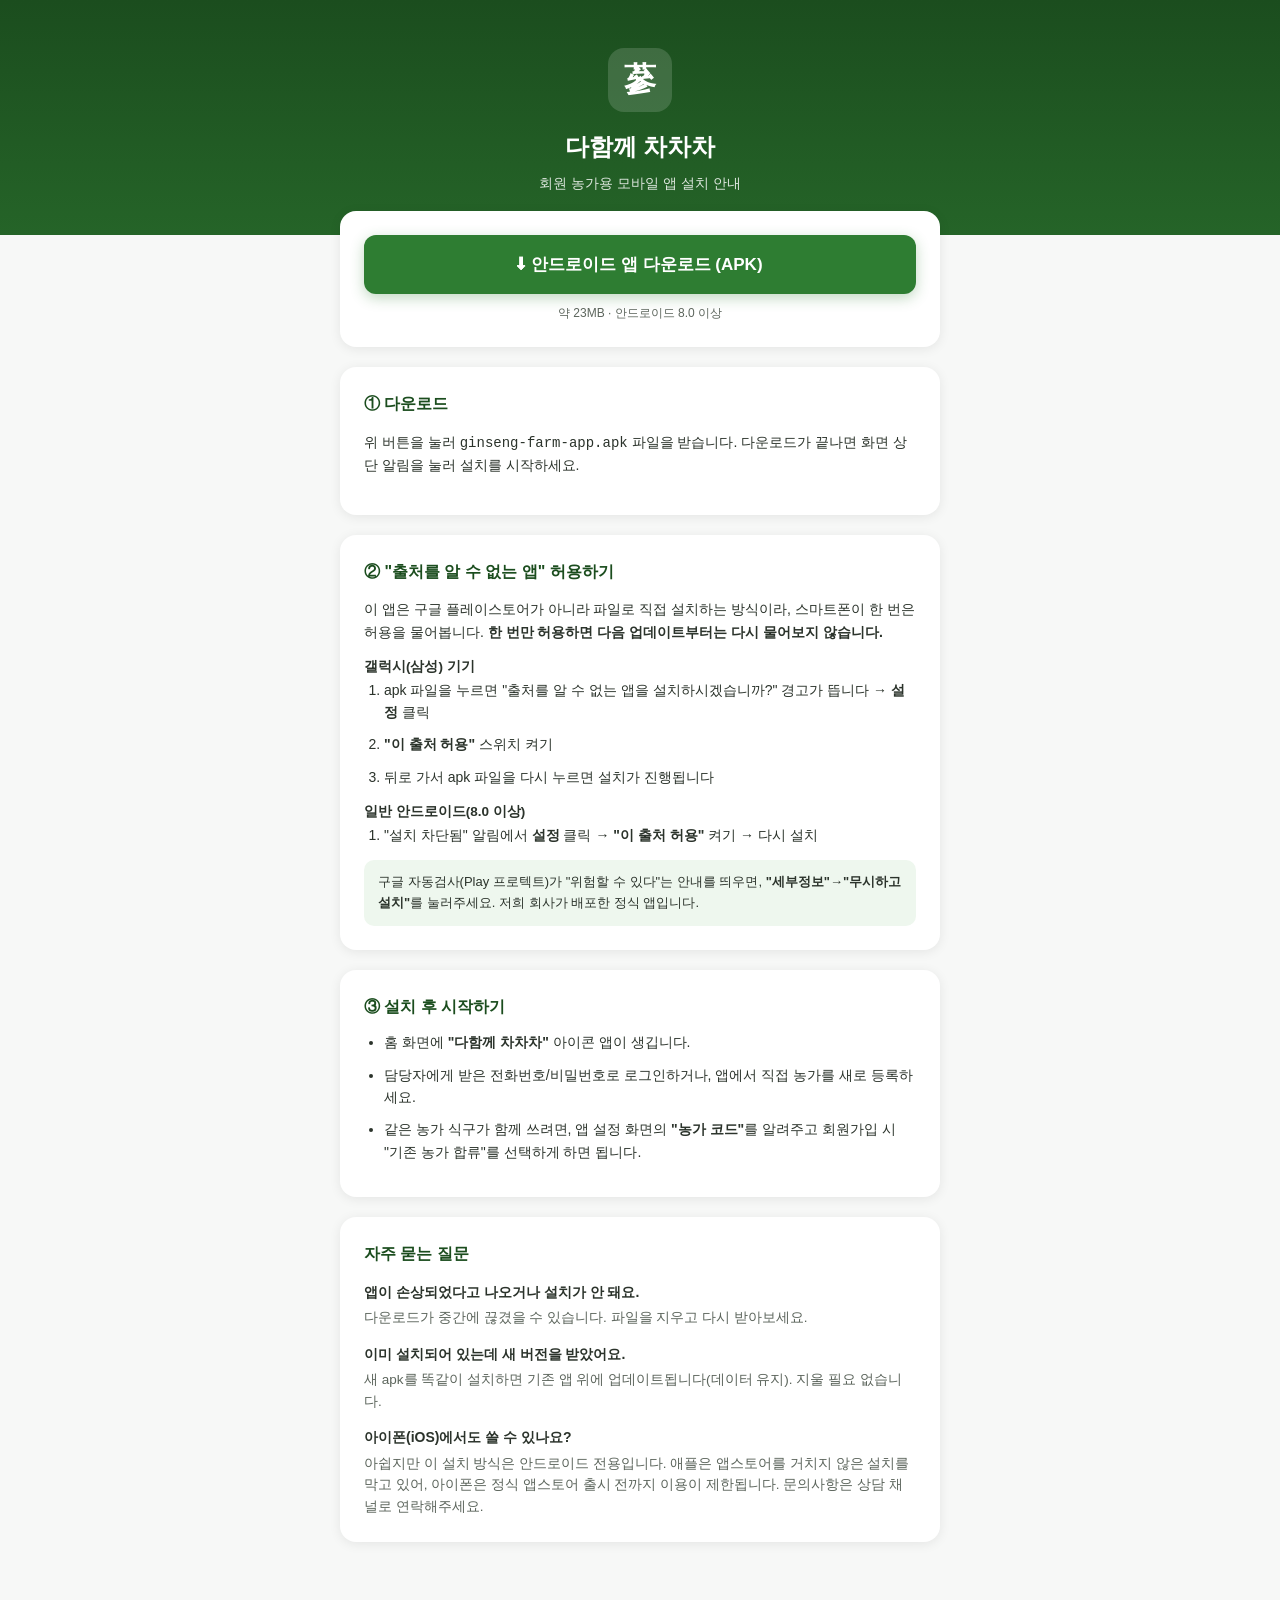
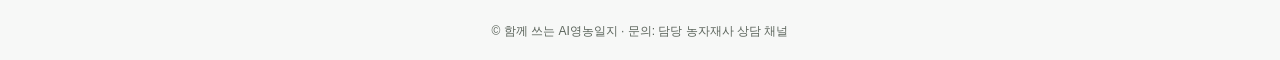
<file: admin_dashboard/download.html>
<!DOCTYPE html>
<html lang="ko">
<head>
<meta charset="UTF-8" />
<meta name="viewport" content="width=device-width, initial-scale=1.0" />
<title>다함께 차차차 - 앱 다운로드</title>
<style>
  :root {
    --green-500: #2e7d32;
    --green-600: #256428;
    --green-700: #1b4d1e;
    --green-50: #eef7ee;
    --gray-50: #f7f8f7;
    --gray-200: #e0e3df;
    --gray-600: #5c655c;
    --gray-800: #2b332b;
  }
  * { box-sizing: border-box; }
  body {
    margin: 0;
    font-family: "Apple SD Gothic Neo", "Malgun Gothic", "Pretendard", -apple-system, BlinkMacSystemFont, sans-serif;
    background: var(--gray-50);
    color: var(--gray-800);
    line-height: 1.6;
  }
  .hero {
    background: linear-gradient(180deg, var(--green-700), var(--green-600));
    color: white;
    padding: 48px 20px 40px;
    text-align: center;
  }
  .brand-mark {
    width: 64px; height: 64px; border-radius: 16px;
    background: rgba(255,255,255,0.15);
    display: flex; align-items: center; justify-content: center;
    font-size: 32px; font-weight: 700; margin: 0 auto 16px;
  }
  .hero h1 { margin: 0 0 6px; font-size: 24px; }
  .hero p { margin: 0; opacity: 0.85; font-size: 14px; }

  .container { max-width: 640px; margin: -24px auto 60px; padding: 0 20px; }

  .card {
    background: white; border-radius: 16px; box-shadow: 0 2px 12px rgba(0,0,0,0.08);
    padding: 24px; margin-bottom: 20px;
  }

  .download-btn {
    display: block; text-align: center; background: var(--green-500); color: white;
    text-decoration: none; padding: 16px; border-radius: 12px; font-size: 17px; font-weight: 700;
    box-shadow: 0 4px 14px rgba(46,125,50,0.3);
  }
  .download-btn:hover { background: var(--green-600); }
  .download-meta { text-align: center; font-size: 12px; color: var(--gray-600); margin-top: 10px; }

  h2 { font-size: 16px; margin: 0 0 12px; color: var(--green-700); }
  ol, ul { padding-left: 20px; margin: 0; }
  li { margin-bottom: 10px; font-size: 14px; }
  .note {
    background: var(--green-50); border-radius: 10px; padding: 12px 14px;
    font-size: 13px; color: var(--gray-800); margin-top: 14px;
  }
  .faq-q { font-weight: 700; font-size: 14px; margin-top: 14px; }
  .faq-a { font-size: 13.5px; color: var(--gray-600); margin-top: 4px; }
  .divider { border: none; border-top: 1px solid var(--gray-200); margin: 20px 0; }
  footer { text-align: center; font-size: 12px; color: var(--gray-600); padding: 20px; }
</style>
</head>
<body>

<div class="hero">
  <div class="brand-mark">蔘</div>
  <h1>다함께 차차차</h1>
  <p>회원 농가용 모바일 앱 설치 안내</p>
</div>

<div class="container">
  <div class="card">
    <a class="download-btn" href="downloads/ginseng-farm-app.apk" download>⬇ 안드로이드 앱 다운로드 (APK)</a>
    <div class="download-meta">약 23MB · 안드로이드 8.0 이상</div>
  </div>

  <div class="card">
    <h2>① 다운로드</h2>
    <p style="font-size:14px;">위 버튼을 눌러 <code>ginseng-farm-app.apk</code> 파일을 받습니다. 다운로드가 끝나면
    화면 상단 알림을 눌러 설치를 시작하세요.</p>
  </div>

  <div class="card">
    <h2>② "출처를 알 수 없는 앱" 허용하기</h2>
    <p style="font-size:14px; margin-bottom:10px;">
      이 앱은 구글 플레이스토어가 아니라 파일로 직접 설치하는 방식이라, 스마트폰이 한 번은 허용을
      물어봅니다. <b>한 번만 허용하면 다음 업데이트부터는 다시 물어보지 않습니다.</b>
    </p>
    <b style="font-size:13.5px;">갤럭시(삼성) 기기</b>
    <ol>
      <li>apk 파일을 누르면 "출처를 알 수 없는 앱을 설치하시겠습니까?" 경고가 뜹니다 → <b>설정</b> 클릭</li>
      <li><b>"이 출처 허용"</b> 스위치 켜기</li>
      <li>뒤로 가서 apk 파일을 다시 누르면 설치가 진행됩니다</li>
    </ol>
    <b style="font-size:13.5px;">일반 안드로이드(8.0 이상)</b>
    <ol>
      <li>"설치 차단됨" 알림에서 <b>설정</b> 클릭 → <b>"이 출처 허용"</b> 켜기 → 다시 설치</li>
    </ol>
    <div class="note">
      구글 자동검사(Play 프로텍트)가 "위험할 수 있다"는 안내를 띄우면, <b>"세부정보"→"무시하고 설치"</b>를
      눌러주세요. 저희 회사가 배포한 정식 앱입니다.
    </div>
  </div>

  <div class="card">
    <h2>③ 설치 후 시작하기</h2>
    <ul>
      <li>홈 화면에 <b>"다함께 차차차"</b> 아이콘 앱이 생깁니다.</li>
      <li>담당자에게 받은 전화번호/비밀번호로 로그인하거나, 앱에서 직접 농가를 새로 등록하세요.</li>
      <li>같은 농가 식구가 함께 쓰려면, 앱 설정 화면의 <b>"농가 코드"</b>를 알려주고 회원가입 시
        "기존 농가 합류"를 선택하게 하면 됩니다.</li>
    </ul>
  </div>

  <div class="card">
    <h2>자주 묻는 질문</h2>
    <div class="faq-q">앱이 손상되었다고 나오거나 설치가 안 돼요.</div>
    <div class="faq-a">다운로드가 중간에 끊겼을 수 있습니다. 파일을 지우고 다시 받아보세요.</div>

    <div class="faq-q">이미 설치되어 있는데 새 버전을 받았어요.</div>
    <div class="faq-a">새 apk를 똑같이 설치하면 기존 앱 위에 업데이트됩니다(데이터 유지). 지울 필요 없습니다.</div>

    <div class="faq-q">아이폰(iOS)에서도 쓸 수 있나요?</div>
    <div class="faq-a">
      아쉽지만 이 설치 방식은 안드로이드 전용입니다. 애플은 앱스토어를 거치지 않은 설치를 막고 있어,
      아이폰은 정식 앱스토어 출시 전까지 이용이 제한됩니다. 문의사항은 상담 채널로 연락해주세요.
    </div>
  </div>
</div>

<footer>© 함께 쓰는 AI영농일지 · 문의: 담당 농자재사 상담 채널</footer>

</body>
</html>
</file>
